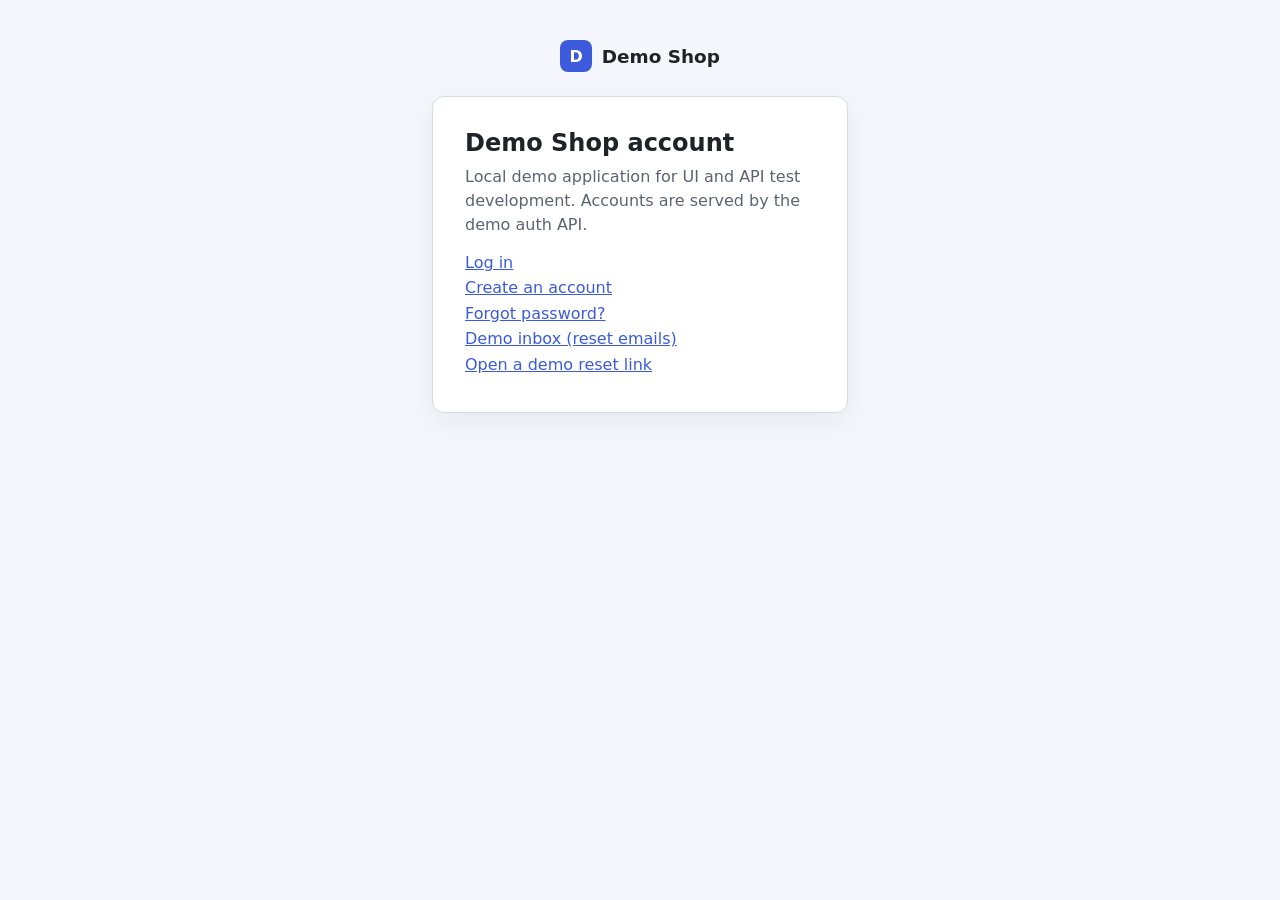
<file: demo_app/index.html>
<!doctype html>
<html lang="en">
<head>
  <meta charset="utf-8">
  <meta name="viewport" content="width=device-width, initial-scale=1">
  <title>Demo Shop - Account</title>
  <link rel="stylesheet" href="style.css">
</head>
<body>
  <a class="brand" href="./"><span class="brand-mark">D</span>Demo Shop</a>
  <main>
    <h1 data-testid="page-title">Demo Shop account</h1>
    <p class="muted">Local demo application for UI and API test development. Accounts are served by the demo auth API.</p>
    <nav>
      <a href="login.html" data-testid="nav-login">Log in</a>
      <a href="signup.html" data-testid="nav-signup">Create an account</a>
      <a href="forgot-password.html" data-testid="nav-forgot-password">Forgot password?</a>
      <a href="outbox.html" data-testid="nav-outbox">Demo inbox (reset emails)</a>
      <!-- Normally reached from the reset email; linked here so the demo is discoverable. -->
      <a href="reset-password.html?token=valid-token-123" data-testid="nav-demo-reset-link">Open a demo reset link</a>
    </nav>
  </main>
</body>
</html>
</file>
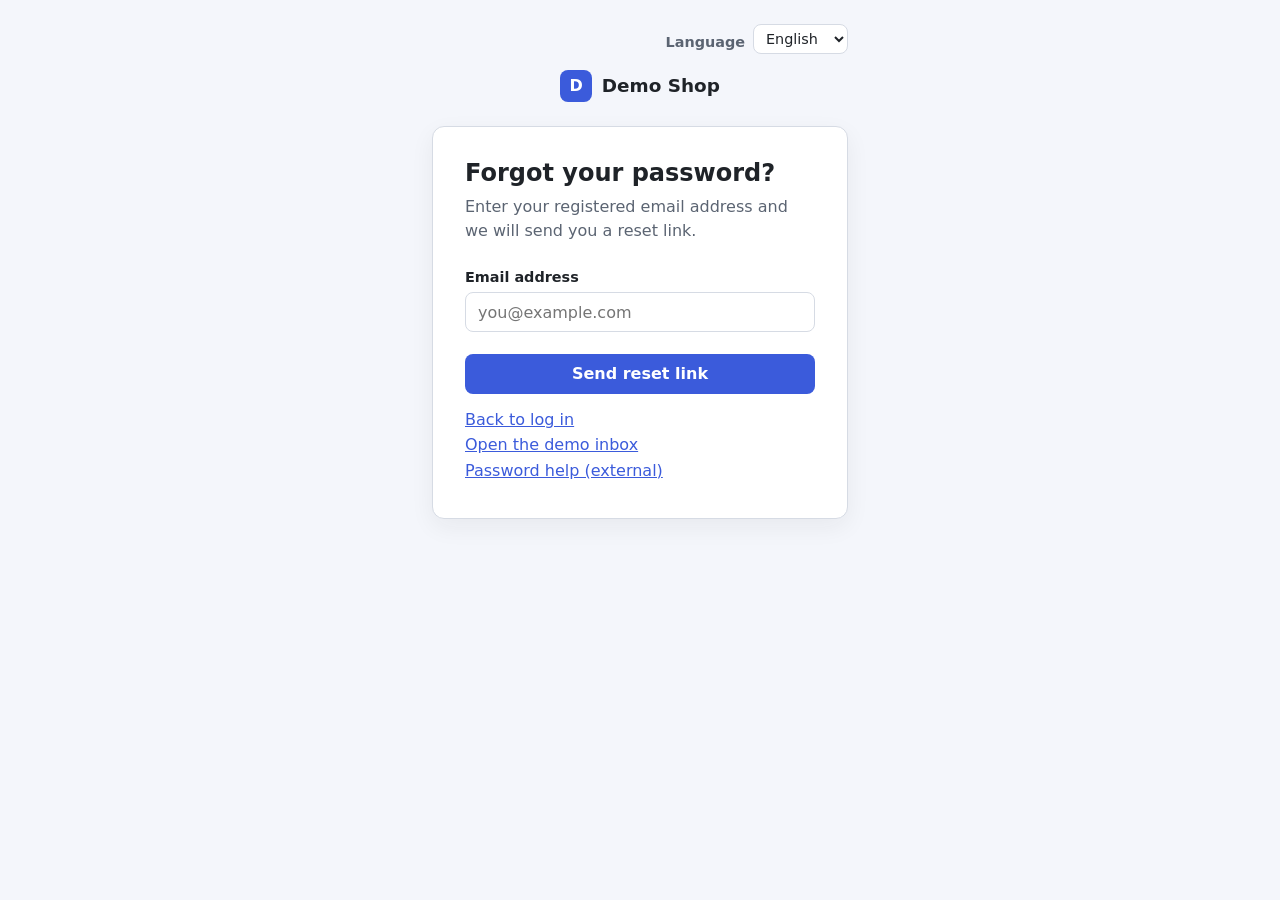
<file: demo_app/forgot-password.html>
<!doctype html>
<html lang="en">
<head>
  <meta charset="utf-8">
  <meta name="viewport" content="width=device-width, initial-scale=1">
  <title>Demo Shop - Forgot password</title>
  <link rel="stylesheet" href="style.css">
</head>
<body>
  <header>
    <label for="language">Language</label>
    <select id="language" name="language" data-testid="language-select">
      <option value="en">English</option>
      <option value="es">Español</option>
    </select>
  </header>
  <a class="brand" href="./"><span class="brand-mark">D</span>Demo Shop</a>
  <main>
    <h1 data-testid="page-title">Forgot your password?</h1>
    <p data-testid="instructions">Enter your registered email address and we will send you a reset link.</p>
    <form id="forgot-form" data-testid="forgot-form" novalidate>
      <label for="email">Email address</label>
      <input id="email" name="email" type="email" placeholder="you@example.com" data-testid="email-input">
      <p id="email-error" class="error" data-testid="email-error" role="alert" hidden></p>
      <button type="submit" data-testid="send-reset-link">Send reset link</button>
    </form>
    <p id="confirmation" class="success" data-testid="confirmation" role="status" hidden></p>
    <a href="login.html" data-testid="link-back-to-login">Back to log in</a>
    <a href="outbox.html" data-testid="link-outbox">Open the demo inbox</a>
    <a href="https://docs.example.com/password-help" data-testid="external-help">Password help (external)</a>
  </main>
  <script src="app.js"></script>
</body>
</html>
</file>
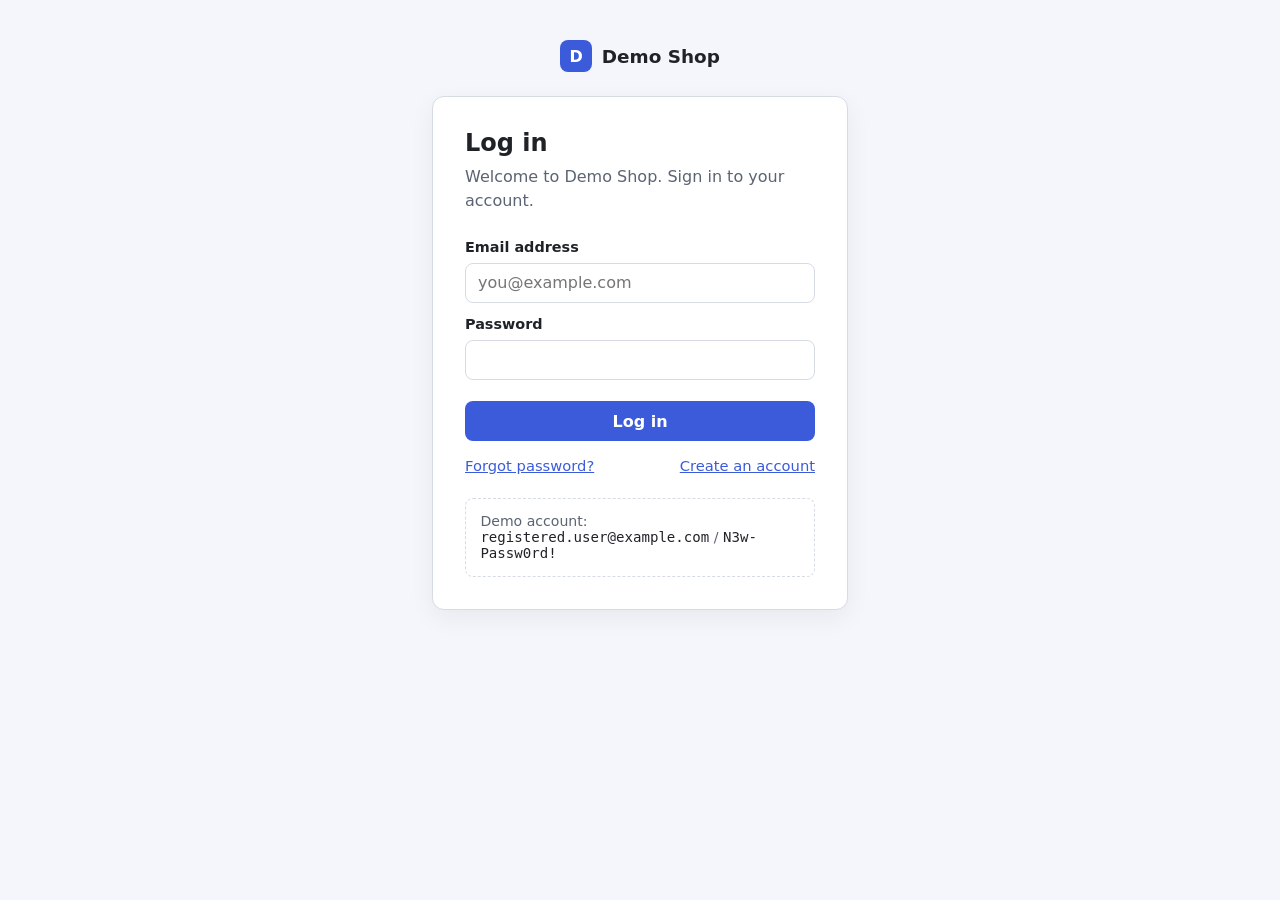
<file: demo_app/login.html>
<!doctype html>
<html lang="en">
<head>
  <meta charset="utf-8">
  <meta name="viewport" content="width=device-width, initial-scale=1">
  <title>Demo Shop - Log in</title>
  <link rel="stylesheet" href="style.css">
</head>
<body>
  <a class="brand" href="./"><span class="brand-mark">D</span>Demo Shop</a>
  <main>
    <h1 data-testid="page-title">Log in</h1>
    <p class="muted">Welcome to Demo Shop. Sign in to your account.</p>
    <p id="login-notice" class="notice" data-testid="login-notice" role="status" hidden></p>
    <form id="login-form" data-testid="login-form" novalidate>
      <label for="login-email">Email address</label>
      <input id="login-email" name="email" type="email" autocomplete="email" placeholder="you@example.com" data-testid="login-email">
      <label for="login-password">Password</label>
      <input id="login-password" name="password" type="password" autocomplete="current-password" data-testid="login-password">
      <button type="submit" data-testid="login-submit">Log in</button>
    </form>
    <p id="login-message" data-testid="login-message" role="status" hidden></p>
    <div class="links">
      <a href="forgot-password.html" data-testid="link-forgot-password">Forgot password?</a>
      <a href="signup.html" data-testid="link-signup">Create an account</a>
    </div>
    <div class="demo-box">Demo account: <code>registered.user@example.com</code> / <code>N3w-Passw0rd!</code></div>
  </main>
  <script src="app.js"></script>
</body>
</html>
</file>
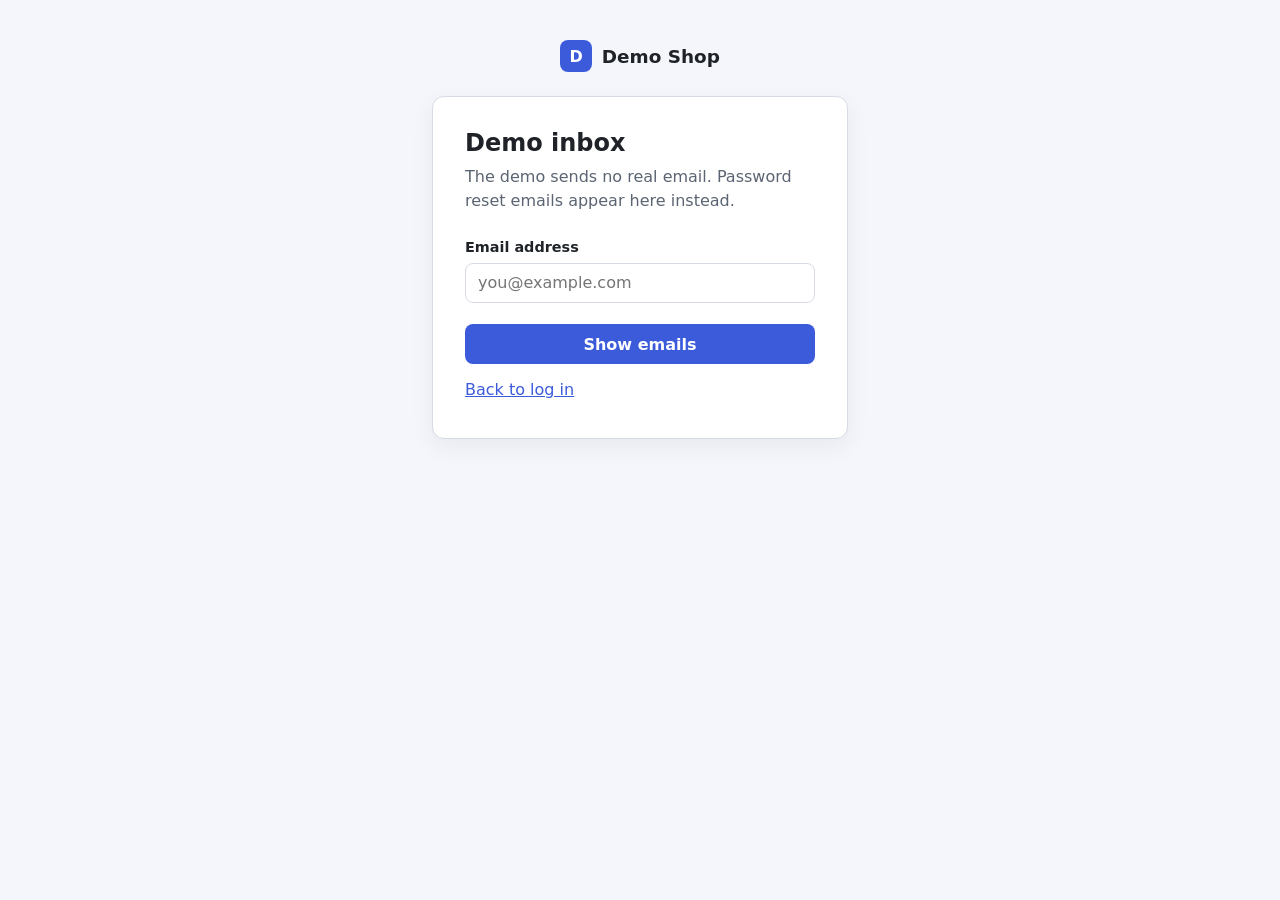
<file: demo_app/outbox.html>
<!doctype html>
<html lang="en">
<head>
  <meta charset="utf-8">
  <meta name="viewport" content="width=device-width, initial-scale=1">
  <title>Demo Shop - Demo inbox</title>
  <link rel="stylesheet" href="style.css">
</head>
<body>
  <a class="brand" href="./"><span class="brand-mark">D</span>Demo Shop</a>
  <main>
    <h1 data-testid="page-title">Demo inbox</h1>
    <p class="muted">The demo sends no real email. Password reset emails appear here instead.</p>
    <form id="outbox-form" data-testid="outbox-form" novalidate>
      <label for="outbox-email">Email address</label>
      <input id="outbox-email" name="email" type="email" placeholder="you@example.com" data-testid="outbox-email">
      <button type="submit" data-testid="outbox-submit">Show emails</button>
    </form>
    <p id="outbox-empty" class="muted" data-testid="outbox-empty" hidden>No emails for this address yet.</p>
    <ul id="outbox-list" class="mail" data-testid="outbox-list"></ul>
    <a href="login.html" data-testid="link-back-to-login">Back to log in</a>
  </main>
  <script src="app.js"></script>
</body>
</html>
</file>
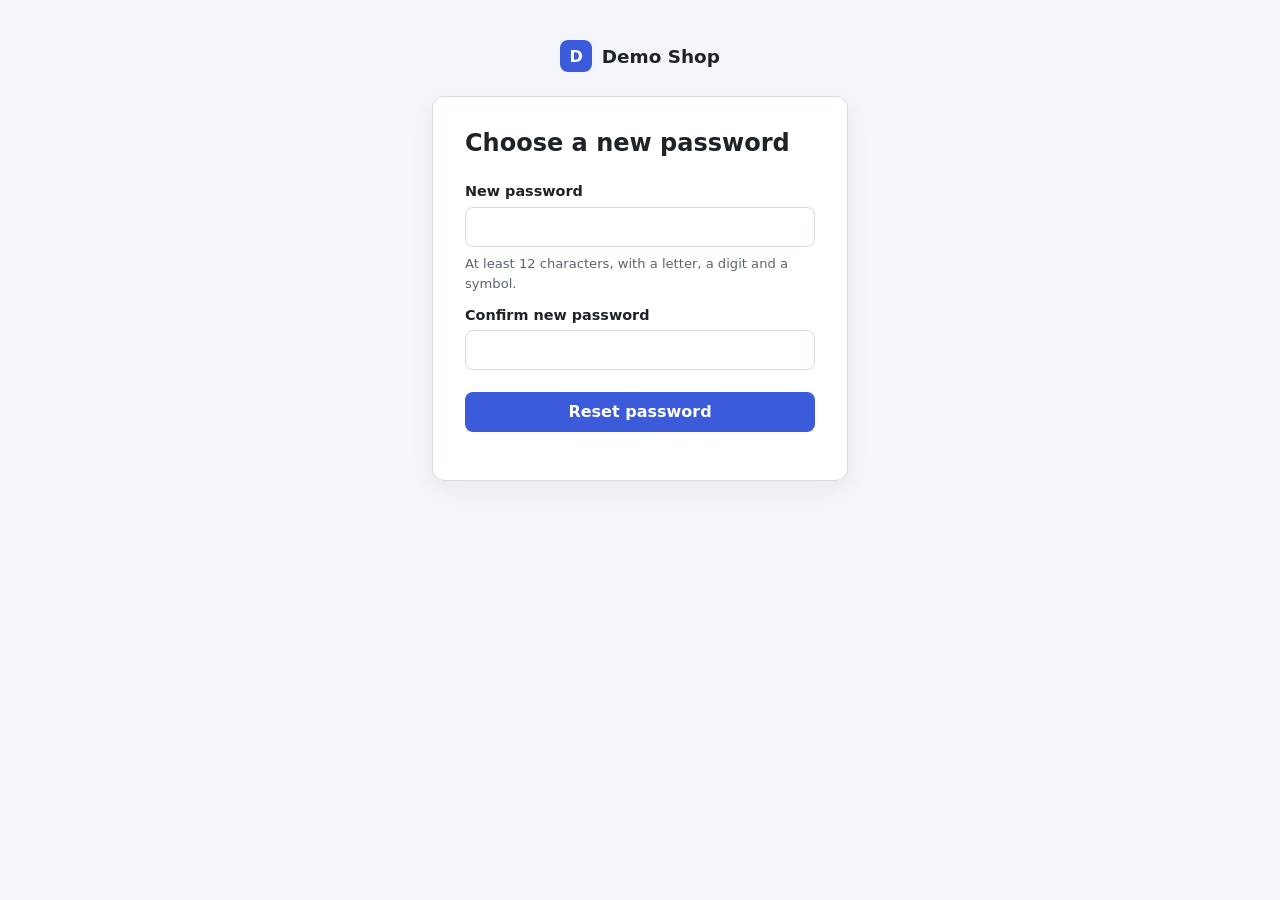
<file: demo_app/reset-password.html>
<!doctype html>
<html lang="en">
<head>
  <meta charset="utf-8">
  <meta name="viewport" content="width=device-width, initial-scale=1">
  <title>Demo Shop - Reset password</title>
  <link rel="stylesheet" href="style.css">
</head>
<body>
  <a class="brand" href="./"><span class="brand-mark">D</span>Demo Shop</a>
  <main>
    <h1 data-testid="page-title">Choose a new password</h1>
    <form id="reset-form" data-testid="reset-form" novalidate>
      <label for="new-password">New password</label>
      <input id="new-password" name="new_password" type="password" autocomplete="new-password" data-testid="new-password">
      <p class="hint">At least 12 characters, with a letter, a digit and a symbol.</p>
      <label for="confirm-password">Confirm new password</label>
      <input id="confirm-password" name="confirm_password" type="password" autocomplete="new-password" data-testid="confirm-password">
      <p id="reset-error" class="error" data-testid="reset-error" role="alert" hidden></p>
      <button type="submit" data-testid="reset-submit">Reset password</button>
    </form>
    <p id="reset-success" class="success" data-testid="reset-success" role="status" hidden>
      Your password has been reset. <a href="login.html" data-testid="link-login-after-reset">Log in</a>
    </p>
  </main>
  <script src="app.js"></script>
</body>
</html>
</file>
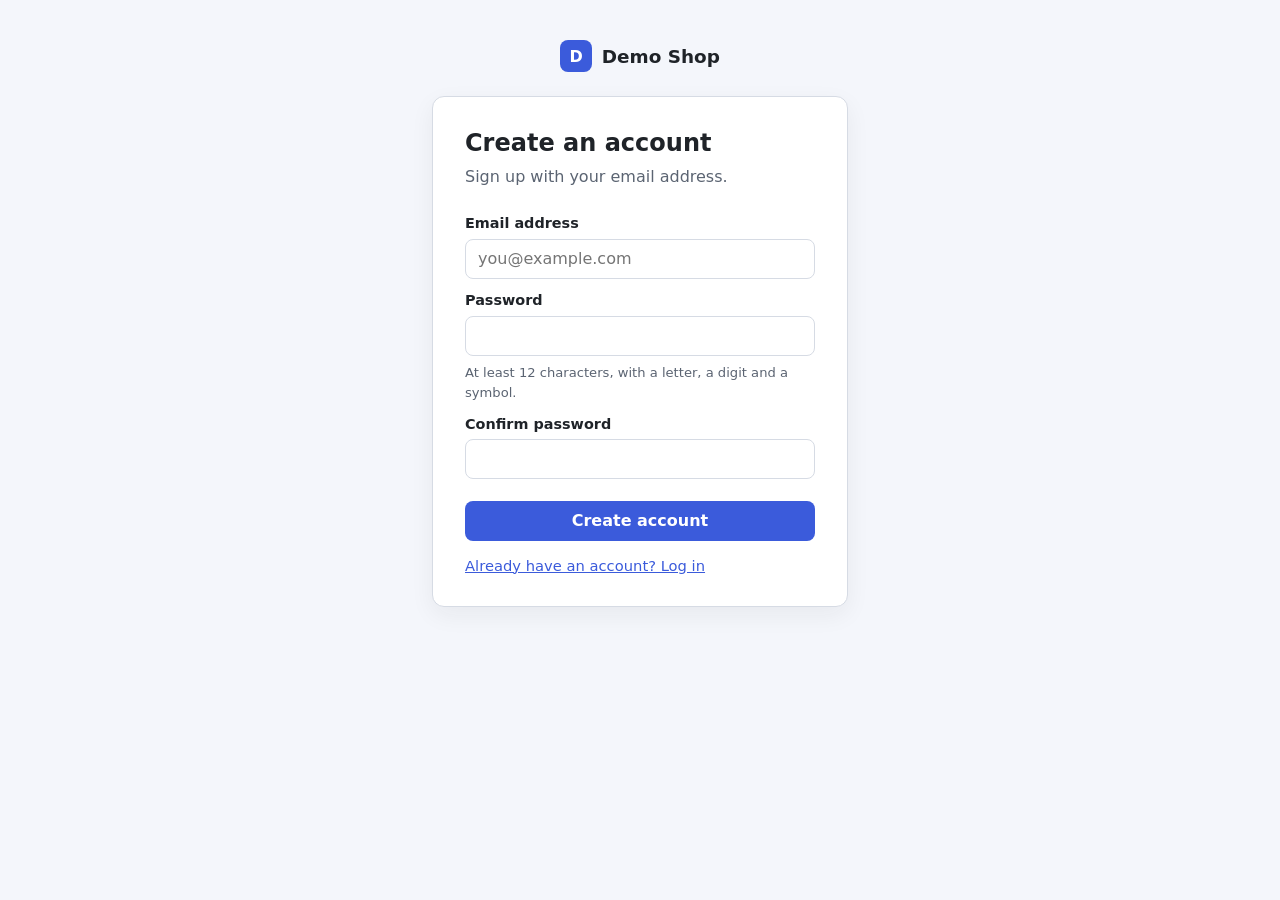
<file: demo_app/signup.html>
<!doctype html>
<html lang="en">
<head>
  <meta charset="utf-8">
  <meta name="viewport" content="width=device-width, initial-scale=1">
  <title>Demo Shop - Create account</title>
  <link rel="stylesheet" href="style.css">
</head>
<body>
  <a class="brand" href="./"><span class="brand-mark">D</span>Demo Shop</a>
  <main>
    <h1 data-testid="page-title">Create an account</h1>
    <p class="muted">Sign up with your email address.</p>
    <form id="signup-form" data-testid="signup-form" novalidate>
      <label for="signup-email">Email address</label>
      <input id="signup-email" name="email" type="email" autocomplete="email" placeholder="you@example.com" data-testid="signup-email">
      <label for="signup-password">Password</label>
      <input id="signup-password" name="password" type="password" autocomplete="new-password" data-testid="signup-password">
      <p class="hint">At least 12 characters, with a letter, a digit and a symbol.</p>
      <label for="signup-confirm">Confirm password</label>
      <input id="signup-confirm" name="confirm_password" type="password" autocomplete="new-password" data-testid="signup-confirm">
      <p id="signup-error" class="error" data-testid="signup-error" role="alert" hidden></p>
      <button type="submit" data-testid="signup-submit">Create account</button>
    </form>
    <div class="links"><a href="login.html" data-testid="link-login">Already have an account? Log in</a></div>
  </main>
  <script src="app.js"></script>
</body>
</html>
</file>
<file: demo_app/style.css>
/* Demo Shop: small, dependency-free styling shared by every page. */
:root {
  --bg: #f4f6fb;
  --card: #ffffff;
  --text: #1f2328;
  --muted: #5b6472;
  --border: #d6dbe4;
  --primary: #3b5bdb;
  --primary-hover: #2f4ac0;
  --error: #b42318;
  --error-bg: #fef3f2;
  --success: #067647;
  --success-bg: #ecfdf3;
  --radius: 12px;
}
* { box-sizing: border-box; }
body {
  margin: 0;
  min-height: 100vh;
  font-family: system-ui, -apple-system, "Segoe UI", Roboto, sans-serif;
  color: var(--text);
  background: var(--bg);
  display: flex;
  flex-direction: column;
  align-items: center;
  padding: 1.5rem 1rem 3rem;
}
.brand {
  display: flex; align-items: center; gap: 0.6rem;
  font-weight: 700; font-size: 1.15rem; color: var(--text); text-decoration: none;
  margin: 1rem 0 1.5rem;
}
.brand-mark {
  display: grid; place-items: center; width: 2rem; height: 2rem; border-radius: 8px;
  background: var(--primary); color: #fff; font-size: 1rem;
}
header {
  width: 100%; max-width: 26rem; display: flex; justify-content: flex-end; align-items: center;
  gap: 0.5rem; font-size: 0.9rem; color: var(--muted);
}
header select { width: auto; padding: 0.3rem 0.5rem; }
main {
  width: 100%; max-width: 26rem; background: var(--card); border: 1px solid var(--border);
  border-radius: var(--radius); padding: 2rem; box-shadow: 0 8px 24px rgb(31 35 40 / 6%);
}
h1 { margin: 0 0 0.5rem; font-size: 1.5rem; }
p { line-height: 1.5; }
.muted, [data-testid=instructions] { color: var(--muted); margin-top: 0; }
form { display: grid; gap: 0.45rem; margin-block: 1.25rem 1rem; }
label { font-size: 0.9rem; font-weight: 600; margin-top: 0.4rem; }
input, select, button { font: inherit; }
input, select {
  width: 100%; padding: 0.6rem 0.75rem; border: 1px solid var(--border); border-radius: 8px;
  background: #fff; color: var(--text);
}
input:focus, select:focus { outline: 2px solid var(--primary); outline-offset: 1px; border-color: var(--primary); }
button {
  margin-top: 0.9rem; padding: 0.65rem 1rem; border: 0; border-radius: 8px; cursor: pointer;
  background: var(--primary); color: #fff; font-weight: 600;
}
button:hover { background: var(--primary-hover); }
button:disabled { opacity: 0.6; cursor: wait; }
button.secondary { background: #fff; color: var(--text); border: 1px solid var(--border); }
button.secondary:hover { background: var(--bg); }
a { color: var(--primary); }
nav a, main > a { display: block; margin-block: 0.4rem; }
.links { display: flex; justify-content: space-between; flex-wrap: wrap; gap: 0.5rem; font-size: 0.92rem; }
.links a { display: inline; margin: 0; }
.error, .success, .notice { padding: 0.6rem 0.75rem; border-radius: 8px; margin: 0.5rem 0; font-size: 0.93rem; }
.error { color: var(--error); background: var(--error-bg); }
.success { color: var(--success); background: var(--success-bg); }
.notice { color: var(--primary); background: #edf2ff; }
[hidden] { display: none !important; }
.hint { font-size: 0.82rem; color: var(--muted); margin: 0; }
.account { display: flex; align-items: center; gap: 0.9rem; margin: 1.25rem 0; }
.avatar {
  display: grid; place-items: center; width: 3rem; height: 3rem; border-radius: 50%;
  background: #edf2ff; color: var(--primary); font-weight: 700; font-size: 1.2rem;
}
.demo-box {
  margin-top: 1.5rem; padding: 0.9rem; border: 1px dashed var(--border); border-radius: 8px;
  font-size: 0.88rem; color: var(--muted);
}
.demo-box code { color: var(--text); }
ul.mail { padding-left: 1.1rem; }
</file>
